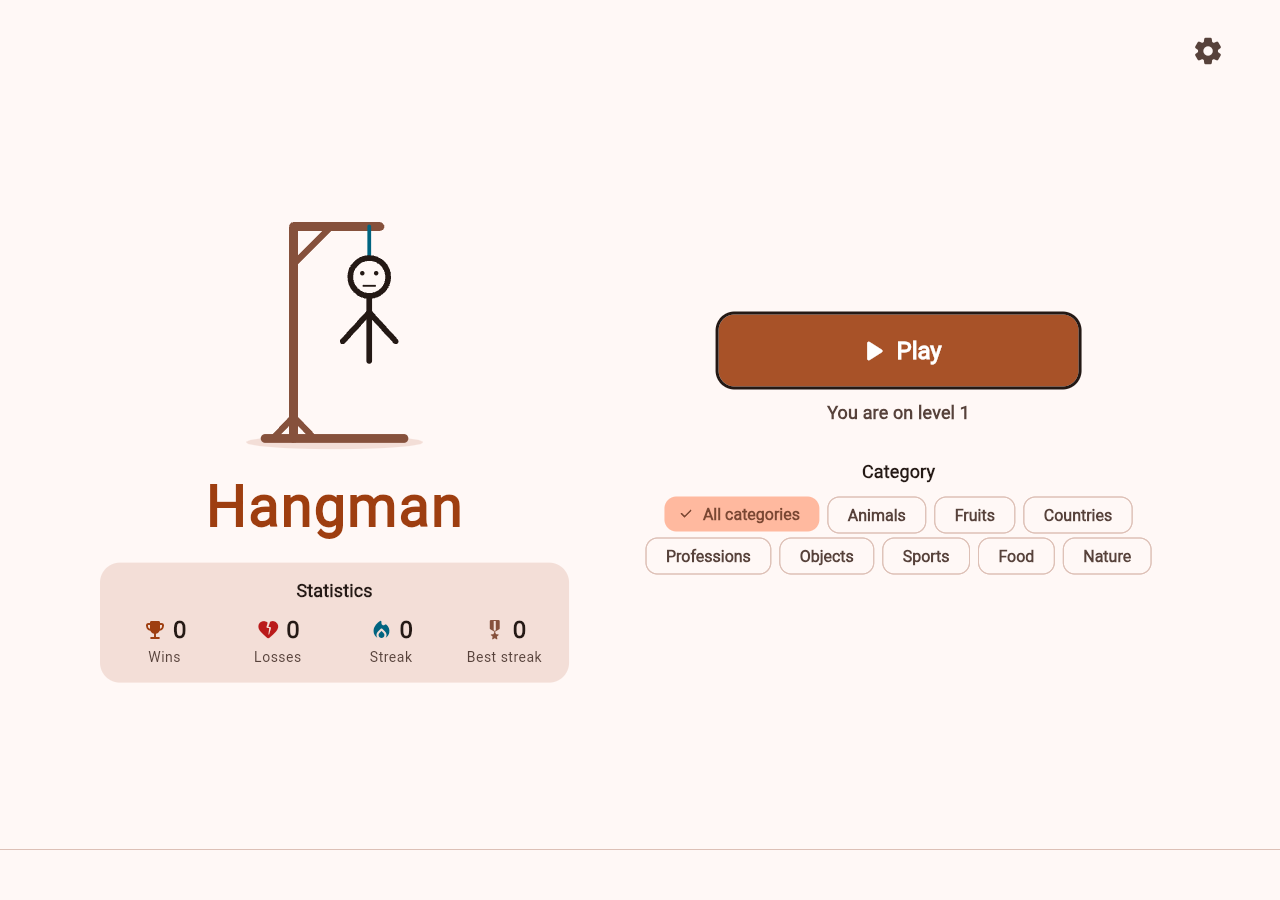
<file: forca/index.html>
<!DOCTYPE html>
<html lang="pt-BR">
<head>
  <!--
    If you are serving your web app in a path other than the root, change the
    href value below to reflect the base path you are serving from.

    The path provided below has to start and end with a slash "/" in order for
    it to work correctly.

    For more details:
    * https://developer.mozilla.org/en-US/docs/Web/HTML/Element/base

    This is a placeholder for base href that will be replaced by the value of
    the `--base-href` argument provided to `flutter build`.
  -->
  <base href="/forca/">

  <meta charset="UTF-8">
  <meta content="IE=Edge" http-equiv="X-UA-Compatible">
  <meta name="description" content="Forca, o jogo da forca em português e inglês, com níveis e dicas.">

  <!-- iOS meta tags & icons -->
  <meta name="mobile-web-app-capable" content="yes">
  <meta name="apple-mobile-web-app-status-bar-style" content="black">
  <meta name="apple-mobile-web-app-title" content="Forca">
  <link rel="apple-touch-icon" href="icons/Icon-192.png">

  <!-- Favicon -->
  <link rel="icon" type="image/png" href="favicon.png"/>

  <title>Forca</title>
  <link rel="manifest" href="manifest.json">

  <!--
    The size of each AdSense banner (AdSenseAds.sizes). AdSense takes the
    exact size of a unit from a class in a style block of the page, not
    from an external stylesheet.
  -->
  <style>
    .forca-ad-320x50 { width: 320px; height: 50px; }
    .forca-ad-300x50 { width: 300px; height: 50px; }
  </style>
  <meta name="google-adsense-account" content="ca-pub-9574134424764101">
</head>
<body>
  <!--
    You can customize the "flutter_bootstrap.js" script.
    This is useful to provide a custom configuration to the Flutter loader
    or to give the user feedback during the initialization process.

    For more details:
    * https://docs.flutter.dev/platform-integration/web/initialization
  -->
  <script src="flutter_bootstrap.js" async></script>
</body>
</html>
</file>
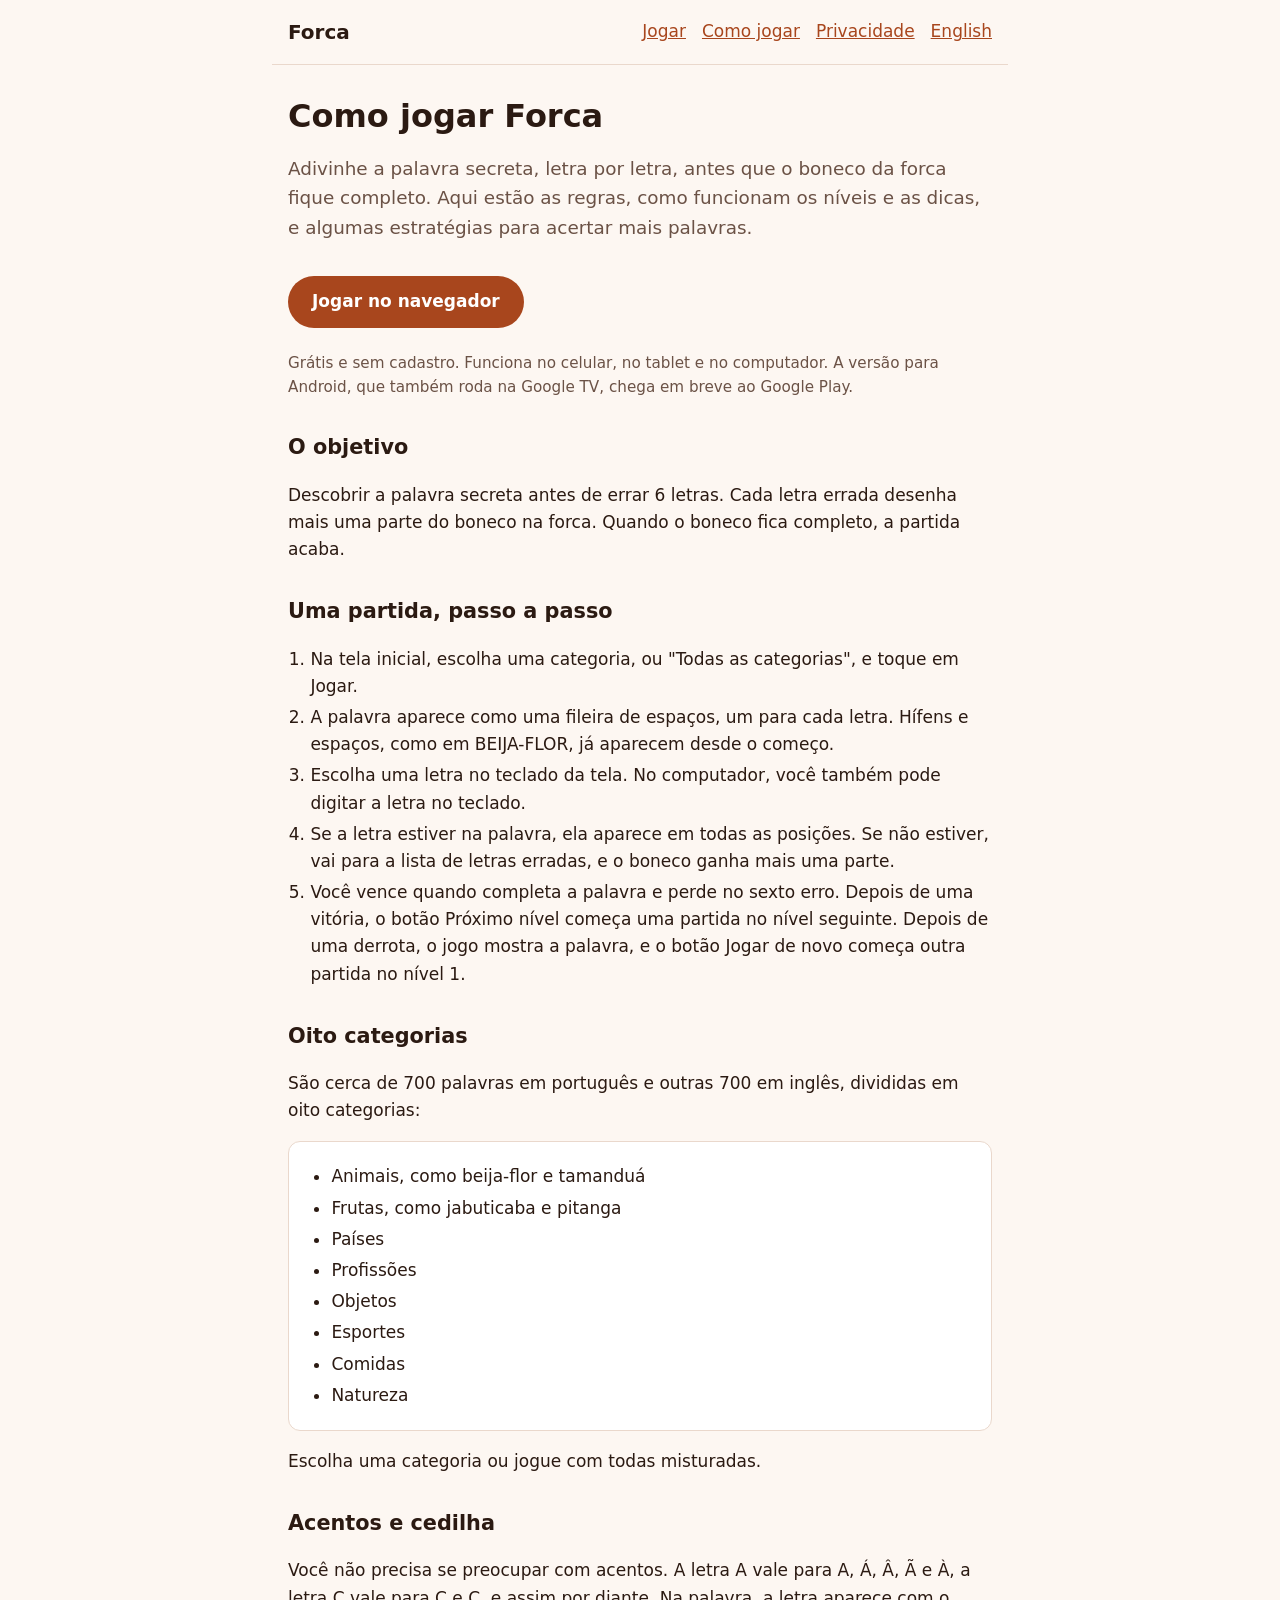
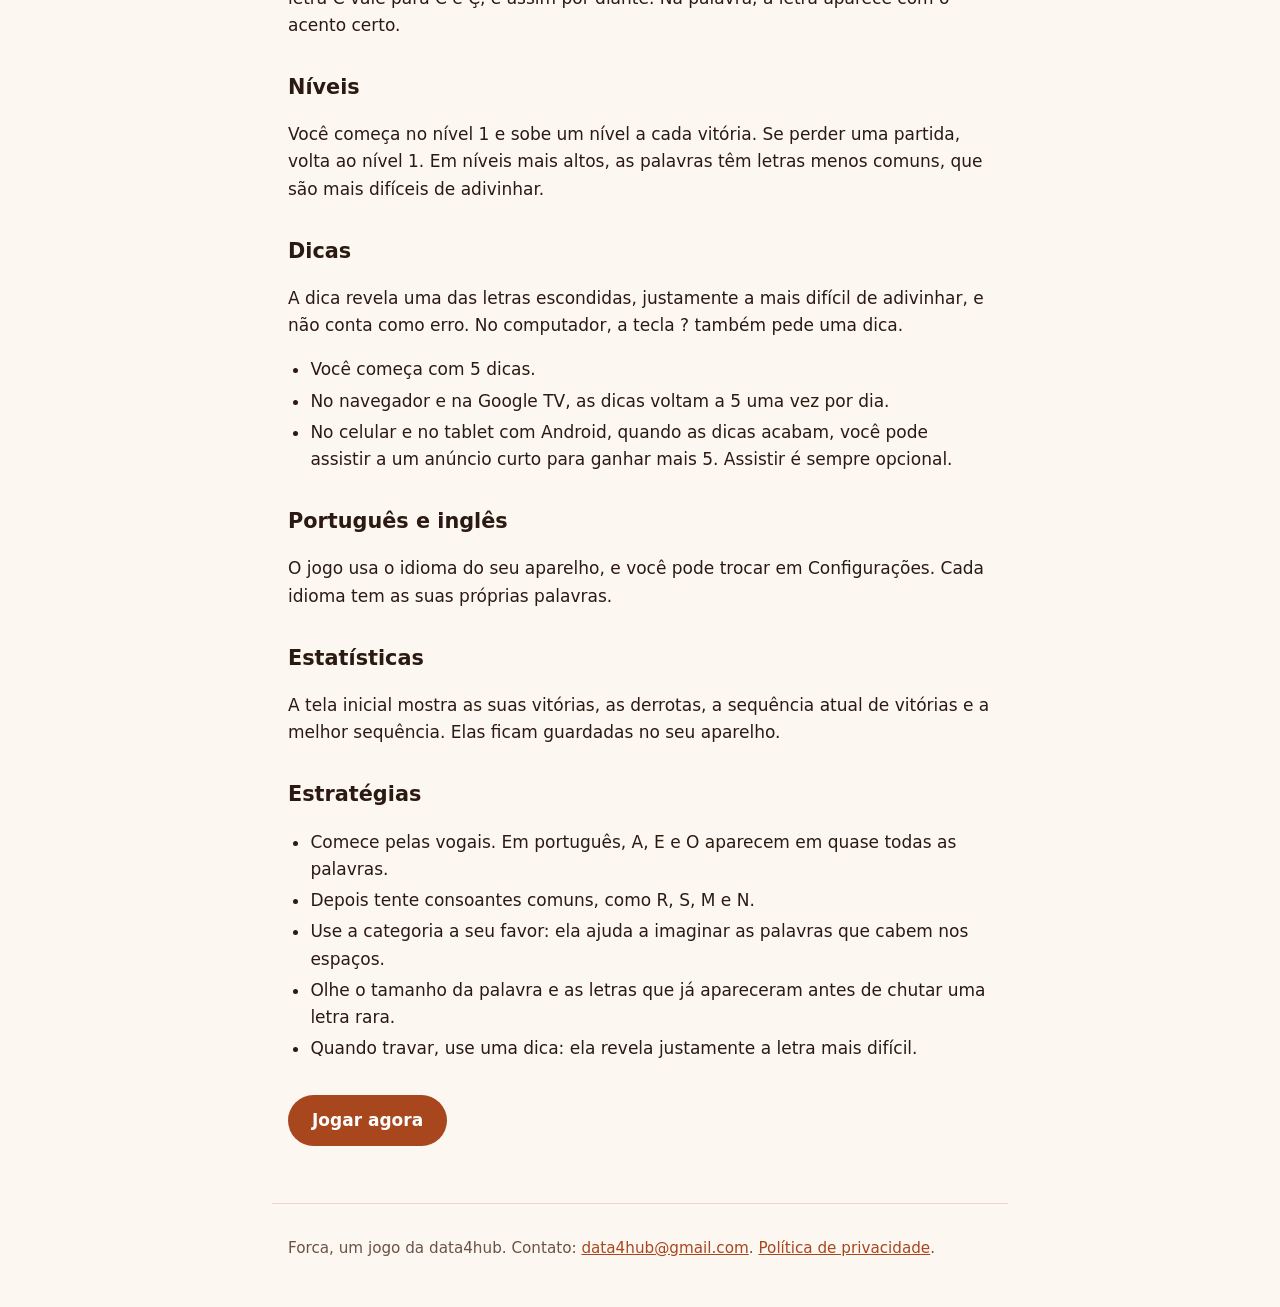
<file: forca/como-jogar/index.html>
<!doctype html>
<html lang="pt-BR">
<head>
  <meta charset="utf-8">
  <meta name="viewport" content="width=device-width, initial-scale=1">
  <title>Como jogar Forca: regras, níveis e dicas</title>
  <meta name="description" content="Forca é o jogo da forca em português e inglês, com níveis e dicas. As regras, as categorias e estratégias para acertar mais palavras. Jogue grátis no navegador, sem cadastro.">
  <link rel="canonical" href="https://data4hub.github.io/forca/como-jogar/">
  <link rel="alternate" hreflang="pt-BR" href="https://data4hub.github.io/forca/como-jogar/">
  <link rel="alternate" hreflang="en" href="https://data4hub.github.io/forca/en/how-to-play/">
  <link rel="icon" type="image/png" href="/forca/favicon.png">
  <link rel="stylesheet" href="/forca/style.css">
  <meta name="google-adsense-account" content="ca-pub-9574134424764101">
</head>
<body>
  <header>
    <a class="brand" href="/forca/">Forca</a>
    <nav>
      <a href="/forca/">Jogar</a>
      <a href="/forca/como-jogar/" aria-current="page">Como jogar</a>
      <a href="/forca/privacidade/">Privacidade</a>
      <a href="/forca/en/how-to-play/" hreflang="en" lang="en">English</a>
    </nav>
  </header>
  <main>
    <h1>Como jogar Forca</h1>
    <p class="lead">Adivinhe a palavra secreta, letra por letra, antes que o boneco da forca fique completo. Aqui estão as regras, como funcionam os níveis e as dicas, e algumas estratégias para acertar mais palavras.</p>
    <a class="play" href="/forca/">Jogar no navegador</a>
    <p class="note">Grátis e sem cadastro. Funciona no celular, no tablet e no computador. A versão para Android, que também roda na Google TV, chega em breve ao Google Play.</p>

    <h2>O objetivo</h2>
    <p>Descobrir a palavra secreta antes de errar 6 letras. Cada letra errada desenha mais uma parte do boneco na forca. Quando o boneco fica completo, a partida acaba.</p>

    <h2>Uma partida, passo a passo</h2>
    <ol>
      <li>Na tela inicial, escolha uma categoria, ou "Todas as categorias", e toque em Jogar.</li>
      <li>A palavra aparece como uma fileira de espaços, um para cada letra. Hífens e espaços, como em BEIJA-FLOR, já aparecem desde o começo.</li>
      <li>Escolha uma letra no teclado da tela. No computador, você também pode digitar a letra no teclado.</li>
      <li>Se a letra estiver na palavra, ela aparece em todas as posições. Se não estiver, vai para a lista de letras erradas, e o boneco ganha mais uma parte.</li>
      <li>Você vence quando completa a palavra e perde no sexto erro. Depois de uma vitória, o botão Próximo nível começa uma partida no nível seguinte. Depois de uma derrota, o jogo mostra a palavra, e o botão Jogar de novo começa outra partida no nível 1.</li>
    </ol>

    <h2>Oito categorias</h2>
    <p>São cerca de 700 palavras em português e outras 700 em inglês, divididas em oito categorias:</p>
    <div class="card">
      <ul>
        <li>Animais, como beija-flor e tamanduá</li>
        <li>Frutas, como jabuticaba e pitanga</li>
        <li>Países</li>
        <li>Profissões</li>
        <li>Objetos</li>
        <li>Esportes</li>
        <li>Comidas</li>
        <li>Natureza</li>
      </ul>
    </div>
    <p>Escolha uma categoria ou jogue com todas misturadas.</p>

    <h2>Acentos e cedilha</h2>
    <p>Você não precisa se preocupar com acentos. A letra A vale para A, Á, Â, Ã e À, a letra C vale para C e Ç, e assim por diante. Na palavra, a letra aparece com o acento certo.</p>

    <h2>Níveis</h2>
    <p>Você começa no nível 1 e sobe um nível a cada vitória. Se perder uma partida, volta ao nível 1. Em níveis mais altos, as palavras têm letras menos comuns, que são mais difíceis de adivinhar.</p>

    <h2>Dicas</h2>
    <p>A dica revela uma das letras escondidas, justamente a mais difícil de adivinhar, e não conta como erro. No computador, a tecla ? também pede uma dica.</p>
    <ul>
      <li>Você começa com 5 dicas.</li>
      <li>No navegador e na Google TV, as dicas voltam a 5 uma vez por dia.</li>
      <li>No celular e no tablet com Android, quando as dicas acabam, você pode assistir a um anúncio curto para ganhar mais 5. Assistir é sempre opcional.</li>
    </ul>

    <h2>Português e inglês</h2>
    <p>O jogo usa o idioma do seu aparelho, e você pode trocar em Configurações. Cada idioma tem as suas próprias palavras.</p>

    <h2>Estatísticas</h2>
    <p>A tela inicial mostra as suas vitórias, as derrotas, a sequência atual de vitórias e a melhor sequência. Elas ficam guardadas no seu aparelho.</p>

    <h2>Estratégias</h2>
    <ul>
      <li>Comece pelas vogais. Em português, A, E e O aparecem em quase todas as palavras.</li>
      <li>Depois tente consoantes comuns, como R, S, M e N.</li>
      <li>Use a categoria a seu favor: ela ajuda a imaginar as palavras que cabem nos espaços.</li>
      <li>Olhe o tamanho da palavra e as letras que já apareceram antes de chutar uma letra rara.</li>
      <li>Quando travar, use uma dica: ela revela justamente a letra mais difícil.</li>
    </ul>

    <p><a class="play" href="/forca/">Jogar agora</a></p>
  </main>
  <footer>
    <p>Forca, um jogo da data4hub. Contato: <a href="mailto:data4hub@gmail.com">data4hub@gmail.com</a>. <a href="/forca/privacidade/">Política de privacidade</a>.</p>
  </footer>
</body>
</html>
</file>
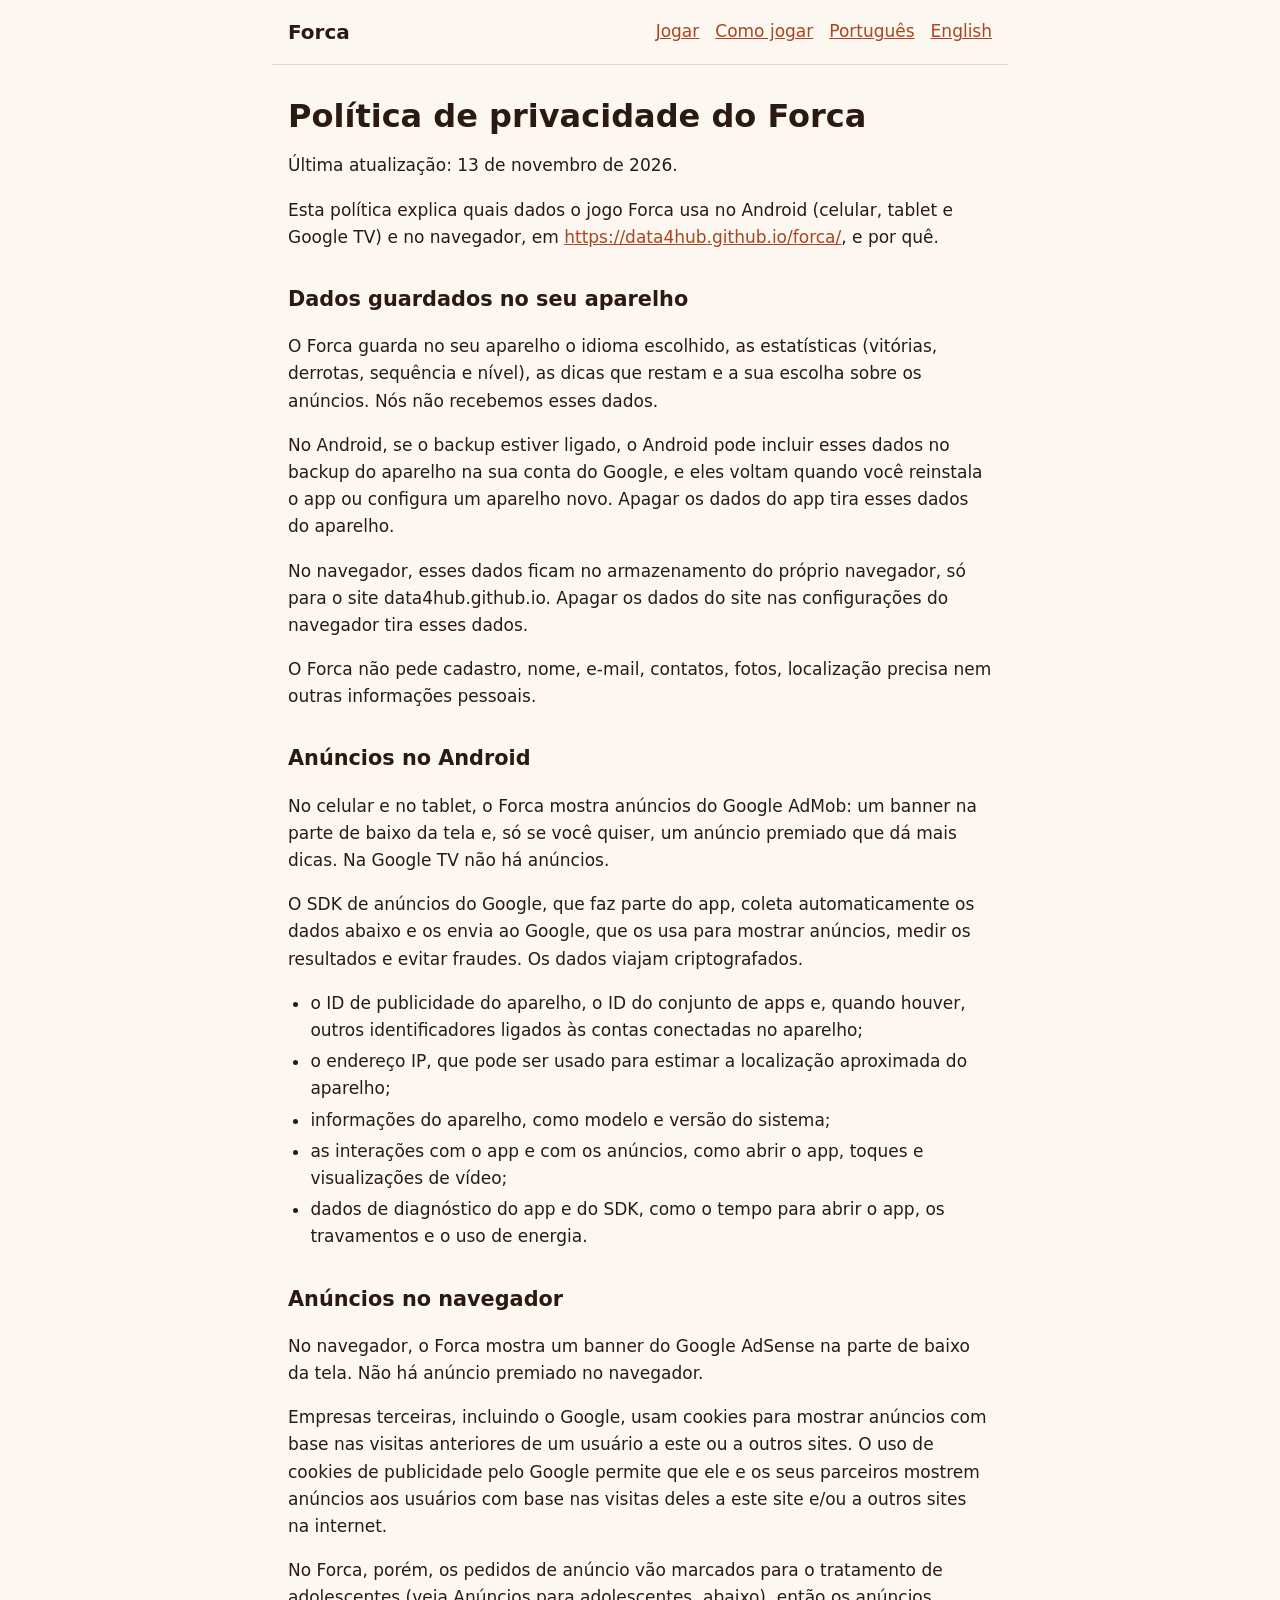
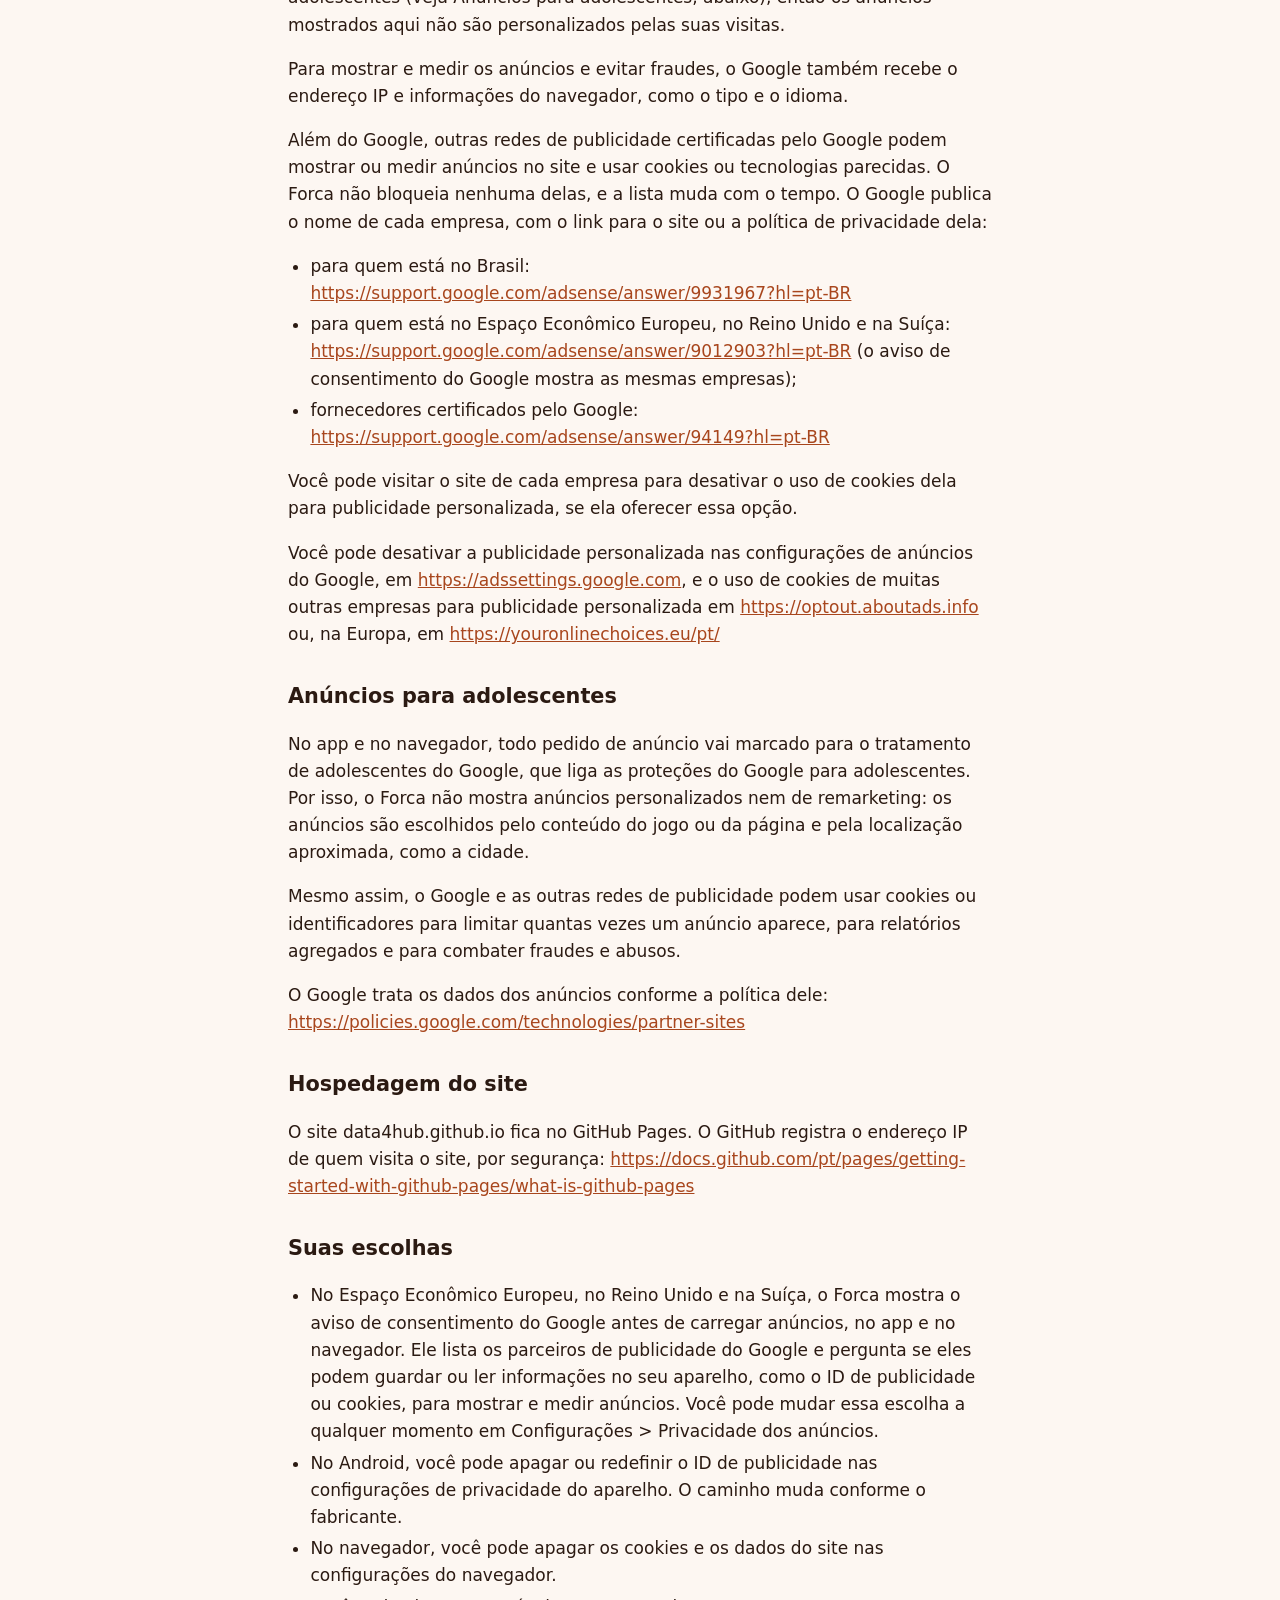
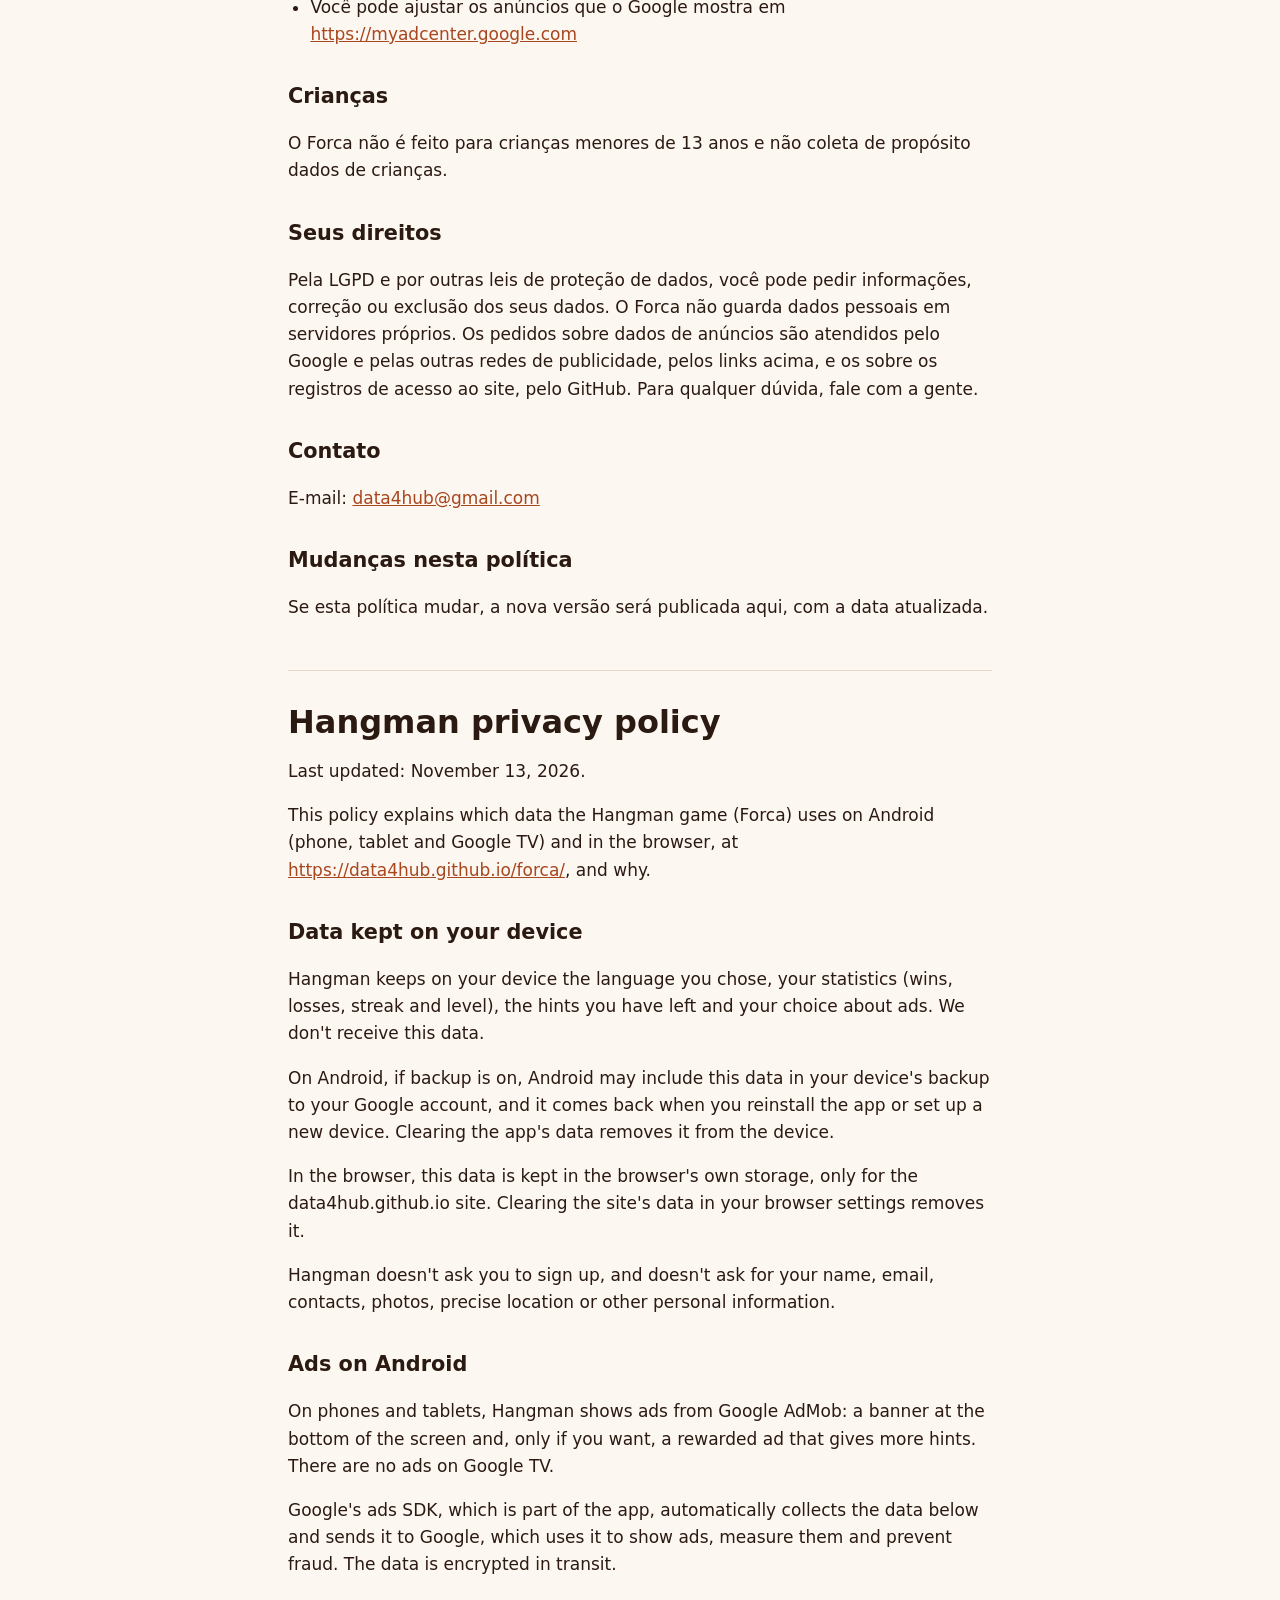
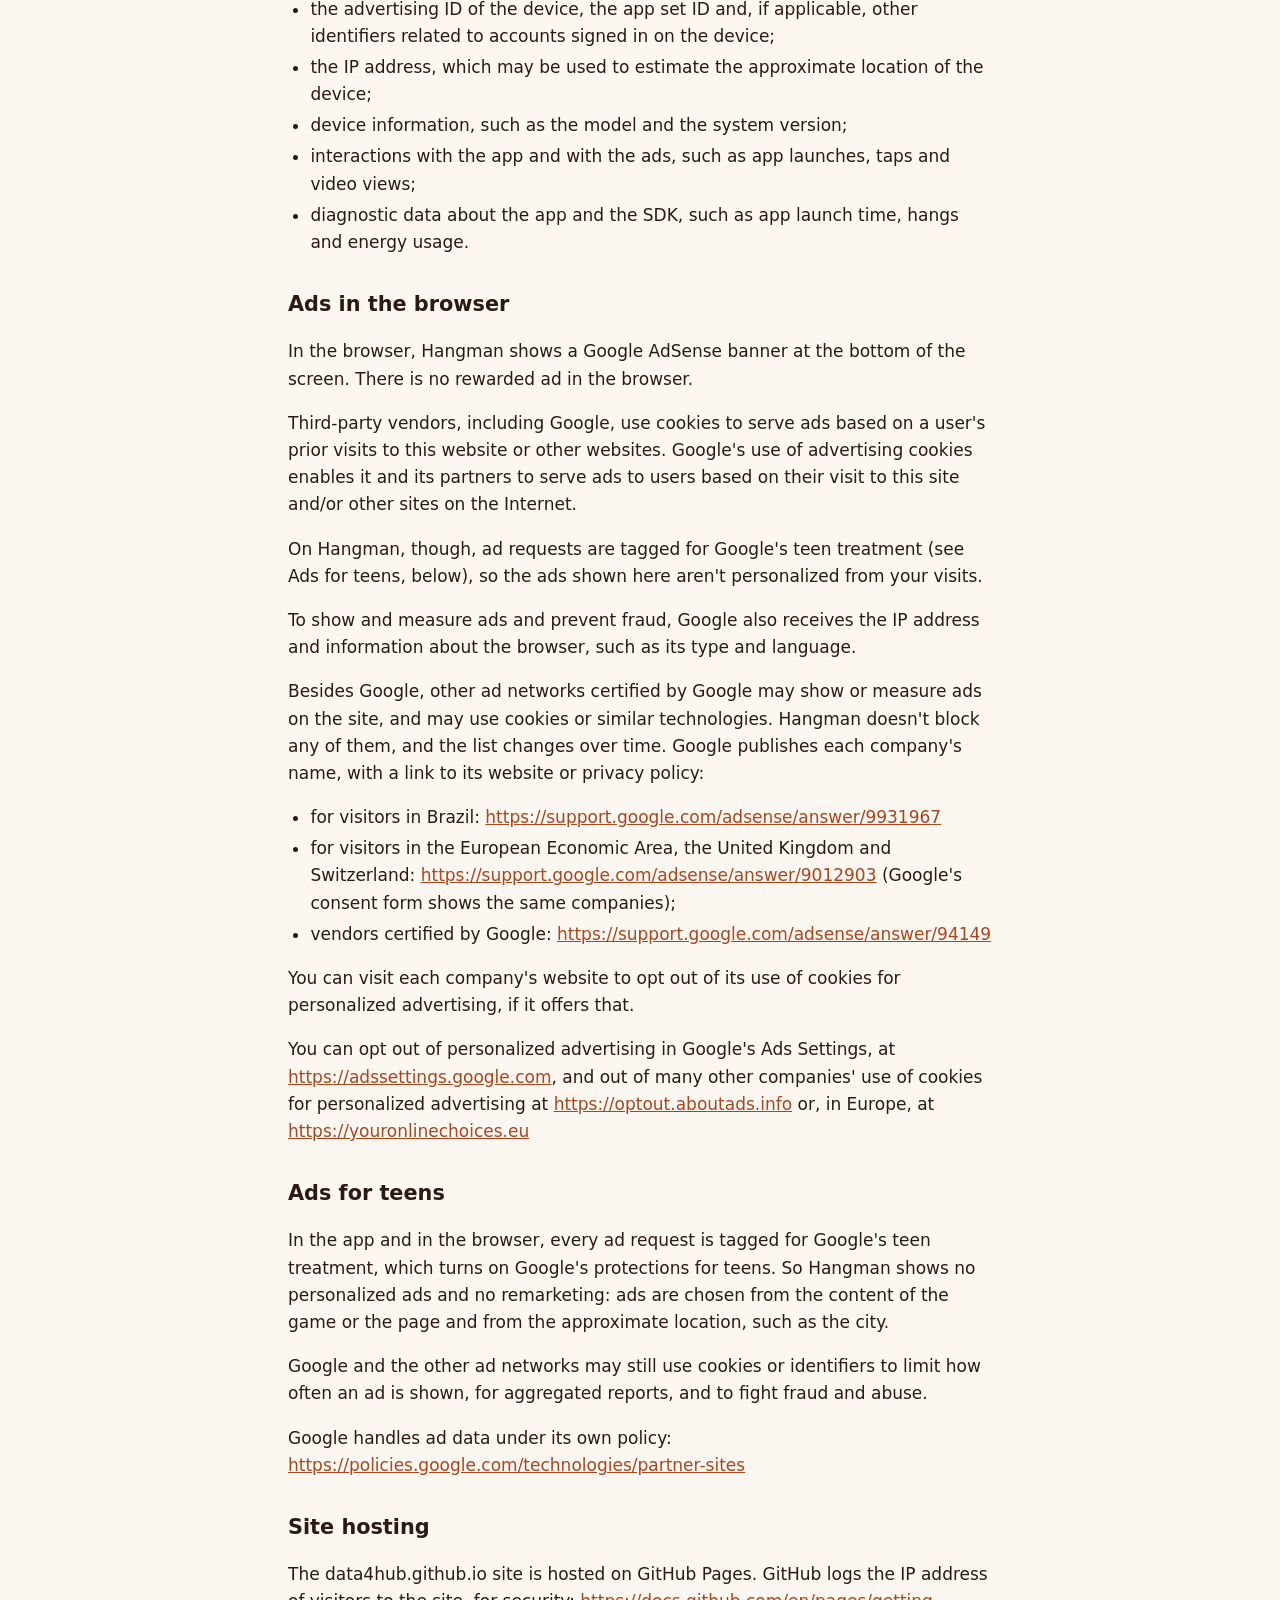
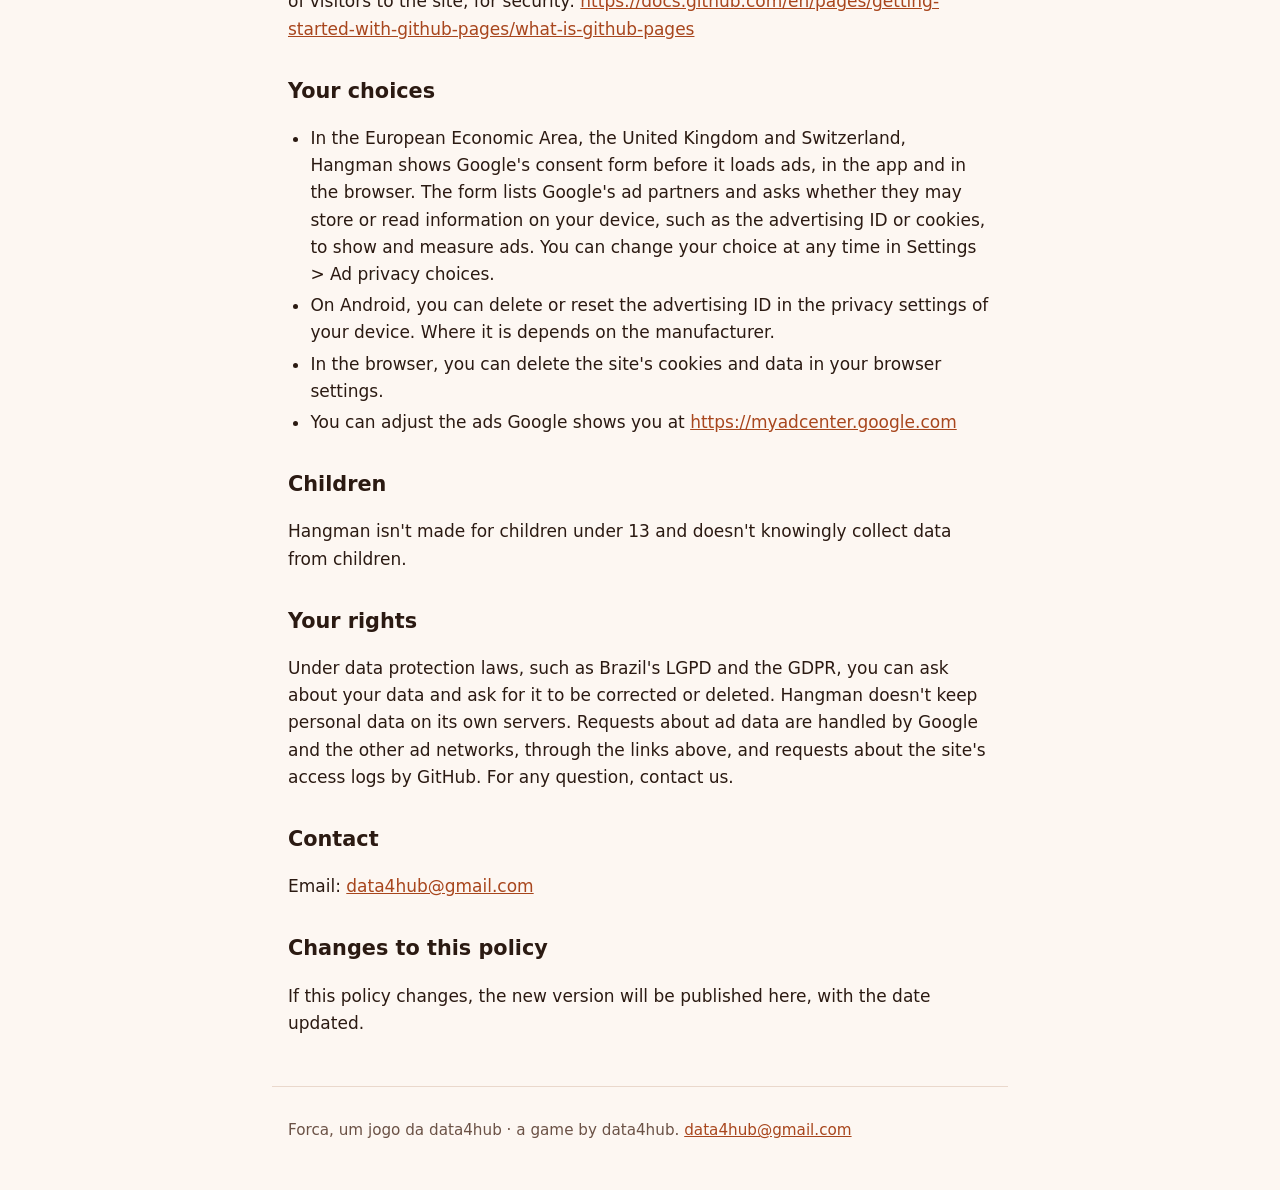
<file: forca/privacidade/index.html>
<!doctype html>
<html lang="pt-BR">
<head>
  <meta charset="utf-8">
  <meta name="viewport" content="width=device-width, initial-scale=1">
  <title>Política de privacidade do Forca / Forca privacy policy</title>
  <meta name="description" content="Quais dados o jogo Forca usa no Android e na web, e por quê. What data the Forca game uses on Android and on the web, and why.">
  <link rel="canonical" href="https://data4hub.github.io/forca/privacidade/">
  <link rel="icon" type="image/png" href="/forca/favicon.png">
  <link rel="stylesheet" href="/forca/style.css">
  <meta name="google-adsense-account" content="ca-pub-9574134424764101">
</head>
<body>
  <header>
    <a class="brand" href="/forca/">Forca</a>
    <nav>
      <a href="/forca/">Jogar</a>
      <a href="/forca/como-jogar/">Como jogar</a>
      <a href="#pt" hreflang="pt-BR">Português</a>
      <a href="#en" hreflang="en" lang="en">English</a>
    </nav>
  </header>
  <main>
    <!-- The builder fills each section from assets/privacy/, the same text the app shows. -->
    <section class="policy" id="pt" lang="pt-BR">
<h1>Política de privacidade do Forca</h1>
<p>Última atualização: 13 de novembro de 2026.</p>
<p>Esta política explica quais dados o jogo Forca usa no Android (celular, tablet e Google TV) e no navegador, em <a href="https://data4hub.github.io/forca/">https://data4hub.github.io/forca/</a>, e por quê.</p>
<h2>Dados guardados no seu aparelho</h2>
<p>O Forca guarda no seu aparelho o idioma escolhido, as estatísticas (vitórias, derrotas, sequência e nível), as dicas que restam e a sua escolha sobre os anúncios. Nós não recebemos esses dados.</p>
<p>No Android, se o backup estiver ligado, o Android pode incluir esses dados no backup do aparelho na sua conta do Google, e eles voltam quando você reinstala o app ou configura um aparelho novo. Apagar os dados do app tira esses dados do aparelho.</p>
<p>No navegador, esses dados ficam no armazenamento do próprio navegador, só para o site data4hub.github.io. Apagar os dados do site nas configurações do navegador tira esses dados.</p>
<p>O Forca não pede cadastro, nome, e-mail, contatos, fotos, localização precisa nem outras informações pessoais.</p>
<h2>Anúncios no Android</h2>
<p>No celular e no tablet, o Forca mostra anúncios do Google AdMob: um banner na parte de baixo da tela e, só se você quiser, um anúncio premiado que dá mais dicas. Na Google TV não há anúncios.</p>
<p>O SDK de anúncios do Google, que faz parte do app, coleta automaticamente os dados abaixo e os envia ao Google, que os usa para mostrar anúncios, medir os resultados e evitar fraudes. Os dados viajam criptografados.</p>
<ul>
<li>o ID de publicidade do aparelho, o ID do conjunto de apps e, quando houver, outros identificadores ligados às contas conectadas no aparelho;</li>
<li>o endereço IP, que pode ser usado para estimar a localização aproximada do aparelho;</li>
<li>informações do aparelho, como modelo e versão do sistema;</li>
<li>as interações com o app e com os anúncios, como abrir o app, toques e visualizações de vídeo;</li>
<li>dados de diagnóstico do app e do SDK, como o tempo para abrir o app, os travamentos e o uso de energia.</li>
</ul>
<h2>Anúncios no navegador</h2>
<p>No navegador, o Forca mostra um banner do Google AdSense na parte de baixo da tela. Não há anúncio premiado no navegador.</p>
<p>Empresas terceiras, incluindo o Google, usam cookies para mostrar anúncios com base nas visitas anteriores de um usuário a este ou a outros sites. O uso de cookies de publicidade pelo Google permite que ele e os seus parceiros mostrem anúncios aos usuários com base nas visitas deles a este site e/ou a outros sites na internet.</p>
<p>No Forca, porém, os pedidos de anúncio vão marcados para o tratamento de adolescentes (veja Anúncios para adolescentes, abaixo), então os anúncios mostrados aqui não são personalizados pelas suas visitas.</p>
<p>Para mostrar e medir os anúncios e evitar fraudes, o Google também recebe o endereço IP e informações do navegador, como o tipo e o idioma.</p>
<p>Além do Google, outras redes de publicidade certificadas pelo Google podem mostrar ou medir anúncios no site e usar cookies ou tecnologias parecidas. O Forca não bloqueia nenhuma delas, e a lista muda com o tempo. O Google publica o nome de cada empresa, com o link para o site ou a política de privacidade dela:</p>
<ul>
<li>para quem está no Brasil: <a href="https://support.google.com/adsense/answer/9931967?hl=pt-BR">https://support.google.com/adsense/answer/9931967?hl=pt-BR</a></li>
<li>para quem está no Espaço Econômico Europeu, no Reino Unido e na Suíça: <a href="https://support.google.com/adsense/answer/9012903?hl=pt-BR">https://support.google.com/adsense/answer/9012903?hl=pt-BR</a> (o aviso de consentimento do Google mostra as mesmas empresas);</li>
<li>fornecedores certificados pelo Google: <a href="https://support.google.com/adsense/answer/94149?hl=pt-BR">https://support.google.com/adsense/answer/94149?hl=pt-BR</a></li>
</ul>
<p>Você pode visitar o site de cada empresa para desativar o uso de cookies dela para publicidade personalizada, se ela oferecer essa opção.</p>
<p>Você pode desativar a publicidade personalizada nas configurações de anúncios do Google, em <a href="https://adssettings.google.com">https://adssettings.google.com</a>, e o uso de cookies de muitas outras empresas para publicidade personalizada em <a href="https://optout.aboutads.info">https://optout.aboutads.info</a> ou, na Europa, em <a href="https://youronlinechoices.eu/pt/">https://youronlinechoices.eu/pt/</a></p>
<h2>Anúncios para adolescentes</h2>
<p>No app e no navegador, todo pedido de anúncio vai marcado para o tratamento de adolescentes do Google, que liga as proteções do Google para adolescentes. Por isso, o Forca não mostra anúncios personalizados nem de remarketing: os anúncios são escolhidos pelo conteúdo do jogo ou da página e pela localização aproximada, como a cidade.</p>
<p>Mesmo assim, o Google e as outras redes de publicidade podem usar cookies ou identificadores para limitar quantas vezes um anúncio aparece, para relatórios agregados e para combater fraudes e abusos.</p>
<p>O Google trata os dados dos anúncios conforme a política dele: <a href="https://policies.google.com/technologies/partner-sites">https://policies.google.com/technologies/partner-sites</a></p>
<h2>Hospedagem do site</h2>
<p>O site data4hub.github.io fica no GitHub Pages. O GitHub registra o endereço IP de quem visita o site, por segurança: <a href="https://docs.github.com/pt/pages/getting-started-with-github-pages/what-is-github-pages">https://docs.github.com/pt/pages/getting-started-with-github-pages/what-is-github-pages</a></p>
<h2>Suas escolhas</h2>
<ul>
<li>No Espaço Econômico Europeu, no Reino Unido e na Suíça, o Forca mostra o aviso de consentimento do Google antes de carregar anúncios, no app e no navegador. Ele lista os parceiros de publicidade do Google e pergunta se eles podem guardar ou ler informações no seu aparelho, como o ID de publicidade ou cookies, para mostrar e medir anúncios. Você pode mudar essa escolha a qualquer momento em Configurações &gt; Privacidade dos anúncios.</li>
<li>No Android, você pode apagar ou redefinir o ID de publicidade nas configurações de privacidade do aparelho. O caminho muda conforme o fabricante.</li>
<li>No navegador, você pode apagar os cookies e os dados do site nas configurações do navegador.</li>
<li>Você pode ajustar os anúncios que o Google mostra em <a href="https://myadcenter.google.com">https://myadcenter.google.com</a></li>
</ul>
<h2>Crianças</h2>
<p>O Forca não é feito para crianças menores de 13 anos e não coleta de propósito dados de crianças.</p>
<h2>Seus direitos</h2>
<p>Pela LGPD e por outras leis de proteção de dados, você pode pedir informações, correção ou exclusão dos seus dados. O Forca não guarda dados pessoais em servidores próprios. Os pedidos sobre dados de anúncios são atendidos pelo Google e pelas outras redes de publicidade, pelos links acima, e os sobre os registros de acesso ao site, pelo GitHub. Para qualquer dúvida, fale com a gente.</p>
<h2>Contato</h2>
<p>E-mail: <a href="mailto:data4hub@gmail.com">data4hub@gmail.com</a></p>
<h2>Mudanças nesta política</h2>
<p>Se esta política mudar, a nova versão será publicada aqui, com a data atualizada.</p>

    </section>
    <section class="policy" id="en" lang="en">
<h1>Hangman privacy policy</h1>
<p>Last updated: November 13, 2026.</p>
<p>This policy explains which data the Hangman game (Forca) uses on Android (phone, tablet and Google TV) and in the browser, at <a href="https://data4hub.github.io/forca/">https://data4hub.github.io/forca/</a>, and why.</p>
<h2>Data kept on your device</h2>
<p>Hangman keeps on your device the language you chose, your statistics (wins, losses, streak and level), the hints you have left and your choice about ads. We don't receive this data.</p>
<p>On Android, if backup is on, Android may include this data in your device's backup to your Google account, and it comes back when you reinstall the app or set up a new device. Clearing the app's data removes it from the device.</p>
<p>In the browser, this data is kept in the browser's own storage, only for the data4hub.github.io site. Clearing the site's data in your browser settings removes it.</p>
<p>Hangman doesn't ask you to sign up, and doesn't ask for your name, email, contacts, photos, precise location or other personal information.</p>
<h2>Ads on Android</h2>
<p>On phones and tablets, Hangman shows ads from Google AdMob: a banner at the bottom of the screen and, only if you want, a rewarded ad that gives more hints. There are no ads on Google TV.</p>
<p>Google's ads SDK, which is part of the app, automatically collects the data below and sends it to Google, which uses it to show ads, measure them and prevent fraud. The data is encrypted in transit.</p>
<ul>
<li>the advertising ID of the device, the app set ID and, if applicable, other identifiers related to accounts signed in on the device;</li>
<li>the IP address, which may be used to estimate the approximate location of the device;</li>
<li>device information, such as the model and the system version;</li>
<li>interactions with the app and with the ads, such as app launches, taps and video views;</li>
<li>diagnostic data about the app and the SDK, such as app launch time, hangs and energy usage.</li>
</ul>
<h2>Ads in the browser</h2>
<p>In the browser, Hangman shows a Google AdSense banner at the bottom of the screen. There is no rewarded ad in the browser.</p>
<p>Third-party vendors, including Google, use cookies to serve ads based on a user's prior visits to this website or other websites. Google's use of advertising cookies enables it and its partners to serve ads to users based on their visit to this site and/or other sites on the Internet.</p>
<p>On Hangman, though, ad requests are tagged for Google's teen treatment (see Ads for teens, below), so the ads shown here aren't personalized from your visits.</p>
<p>To show and measure ads and prevent fraud, Google also receives the IP address and information about the browser, such as its type and language.</p>
<p>Besides Google, other ad networks certified by Google may show or measure ads on the site, and may use cookies or similar technologies. Hangman doesn't block any of them, and the list changes over time. Google publishes each company's name, with a link to its website or privacy policy:</p>
<ul>
<li>for visitors in Brazil: <a href="https://support.google.com/adsense/answer/9931967">https://support.google.com/adsense/answer/9931967</a></li>
<li>for visitors in the European Economic Area, the United Kingdom and Switzerland: <a href="https://support.google.com/adsense/answer/9012903">https://support.google.com/adsense/answer/9012903</a> (Google's consent form shows the same companies);</li>
<li>vendors certified by Google: <a href="https://support.google.com/adsense/answer/94149">https://support.google.com/adsense/answer/94149</a></li>
</ul>
<p>You can visit each company's website to opt out of its use of cookies for personalized advertising, if it offers that.</p>
<p>You can opt out of personalized advertising in Google's Ads Settings, at <a href="https://adssettings.google.com">https://adssettings.google.com</a>, and out of many other companies' use of cookies for personalized advertising at <a href="https://optout.aboutads.info">https://optout.aboutads.info</a> or, in Europe, at <a href="https://youronlinechoices.eu">https://youronlinechoices.eu</a></p>
<h2>Ads for teens</h2>
<p>In the app and in the browser, every ad request is tagged for Google's teen treatment, which turns on Google's protections for teens. So Hangman shows no personalized ads and no remarketing: ads are chosen from the content of the game or the page and from the approximate location, such as the city.</p>
<p>Google and the other ad networks may still use cookies or identifiers to limit how often an ad is shown, for aggregated reports, and to fight fraud and abuse.</p>
<p>Google handles ad data under its own policy: <a href="https://policies.google.com/technologies/partner-sites">https://policies.google.com/technologies/partner-sites</a></p>
<h2>Site hosting</h2>
<p>The data4hub.github.io site is hosted on GitHub Pages. GitHub logs the IP address of visitors to the site, for security: <a href="https://docs.github.com/en/pages/getting-started-with-github-pages/what-is-github-pages">https://docs.github.com/en/pages/getting-started-with-github-pages/what-is-github-pages</a></p>
<h2>Your choices</h2>
<ul>
<li>In the European Economic Area, the United Kingdom and Switzerland, Hangman shows Google's consent form before it loads ads, in the app and in the browser. The form lists Google's ad partners and asks whether they may store or read information on your device, such as the advertising ID or cookies, to show and measure ads. You can change your choice at any time in Settings &gt; Ad privacy choices.</li>
<li>On Android, you can delete or reset the advertising ID in the privacy settings of your device. Where it is depends on the manufacturer.</li>
<li>In the browser, you can delete the site's cookies and data in your browser settings.</li>
<li>You can adjust the ads Google shows you at <a href="https://myadcenter.google.com">https://myadcenter.google.com</a></li>
</ul>
<h2>Children</h2>
<p>Hangman isn't made for children under 13 and doesn't knowingly collect data from children.</p>
<h2>Your rights</h2>
<p>Under data protection laws, such as Brazil's LGPD and the GDPR, you can ask about your data and ask for it to be corrected or deleted. Hangman doesn't keep personal data on its own servers. Requests about ad data are handled by Google and the other ad networks, through the links above, and requests about the site's access logs by GitHub. For any question, contact us.</p>
<h2>Contact</h2>
<p>Email: <a href="mailto:data4hub@gmail.com">data4hub@gmail.com</a></p>
<h2>Changes to this policy</h2>
<p>If this policy changes, the new version will be published here, with the date updated.</p>

    </section>
  </main>
  <footer>
    <p>Forca, um jogo da data4hub · a game by data4hub. <a href="mailto:data4hub@gmail.com">data4hub@gmail.com</a></p>
  </footer>
</body>
</html>
</file>
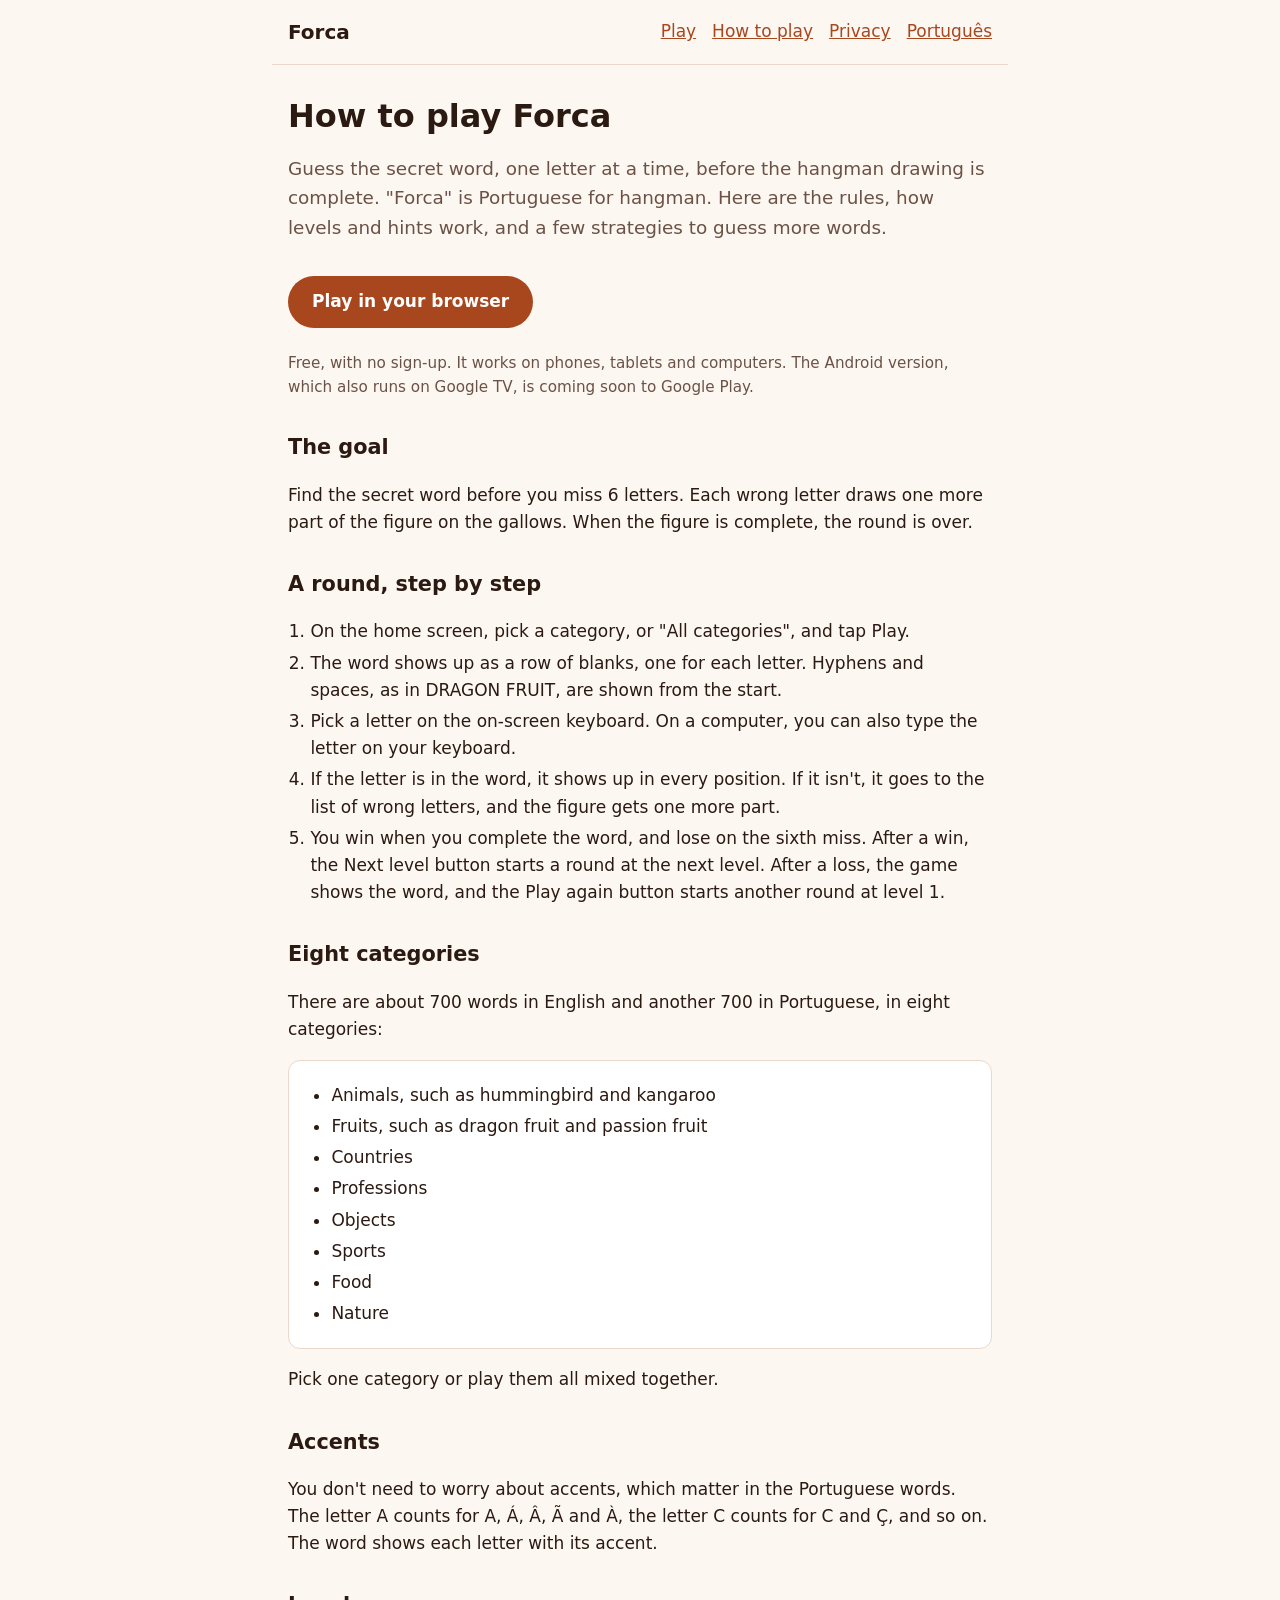
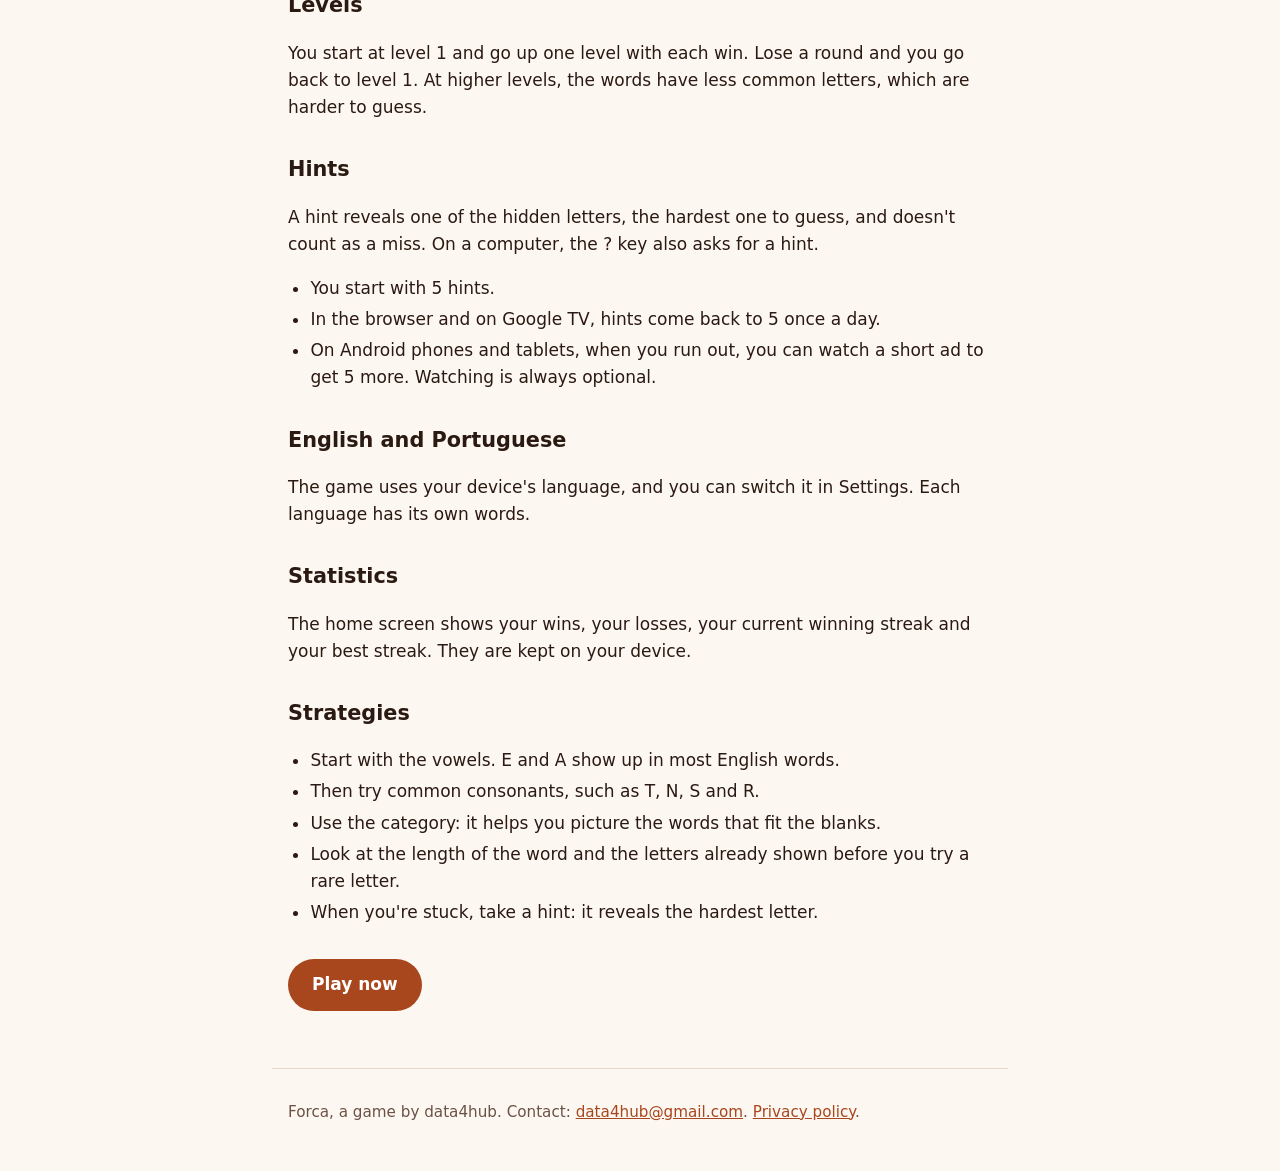
<file: forca/en/how-to-play/index.html>
<!doctype html>
<html lang="en">
<head>
  <meta charset="utf-8">
  <meta name="viewport" content="width=device-width, initial-scale=1">
  <title>How to play Forca: rules, levels and hints</title>
  <meta name="description" content="Forca is hangman in English and Portuguese, with levels and hints. The rules, the categories and strategies to guess more words. Play free in your browser, no sign-up.">
  <link rel="canonical" href="https://data4hub.github.io/forca/en/how-to-play/">
  <link rel="alternate" hreflang="pt-BR" href="https://data4hub.github.io/forca/como-jogar/">
  <link rel="alternate" hreflang="en" href="https://data4hub.github.io/forca/en/how-to-play/">
  <link rel="icon" type="image/png" href="/forca/favicon.png">
  <link rel="stylesheet" href="/forca/style.css">
  <meta name="google-adsense-account" content="ca-pub-9574134424764101">
</head>
<body>
  <header>
    <a class="brand" href="/forca/">Forca</a>
    <nav>
      <a href="/forca/">Play</a>
      <a href="/forca/en/how-to-play/" aria-current="page">How to play</a>
      <a href="/forca/privacidade/#en">Privacy</a>
      <a href="/forca/como-jogar/" hreflang="pt-BR" lang="pt-BR">Português</a>
    </nav>
  </header>
  <main>
    <h1>How to play Forca</h1>
    <p class="lead">Guess the secret word, one letter at a time, before the hangman drawing is complete. "Forca" is Portuguese for hangman. Here are the rules, how levels and hints work, and a few strategies to guess more words.</p>
    <a class="play" href="/forca/">Play in your browser</a>
    <p class="note">Free, with no sign-up. It works on phones, tablets and computers. The Android version, which also runs on Google TV, is coming soon to Google Play.</p>

    <h2>The goal</h2>
    <p>Find the secret word before you miss 6 letters. Each wrong letter draws one more part of the figure on the gallows. When the figure is complete, the round is over.</p>

    <h2>A round, step by step</h2>
    <ol>
      <li>On the home screen, pick a category, or "All categories", and tap Play.</li>
      <li>The word shows up as a row of blanks, one for each letter. Hyphens and spaces, as in DRAGON FRUIT, are shown from the start.</li>
      <li>Pick a letter on the on-screen keyboard. On a computer, you can also type the letter on your keyboard.</li>
      <li>If the letter is in the word, it shows up in every position. If it isn't, it goes to the list of wrong letters, and the figure gets one more part.</li>
      <li>You win when you complete the word, and lose on the sixth miss. After a win, the Next level button starts a round at the next level. After a loss, the game shows the word, and the Play again button starts another round at level 1.</li>
    </ol>

    <h2>Eight categories</h2>
    <p>There are about 700 words in English and another 700 in Portuguese, in eight categories:</p>
    <div class="card">
      <ul>
        <li>Animals, such as hummingbird and kangaroo</li>
        <li>Fruits, such as dragon fruit and passion fruit</li>
        <li>Countries</li>
        <li>Professions</li>
        <li>Objects</li>
        <li>Sports</li>
        <li>Food</li>
        <li>Nature</li>
      </ul>
    </div>
    <p>Pick one category or play them all mixed together.</p>

    <h2>Accents</h2>
    <p>You don't need to worry about accents, which matter in the Portuguese words. The letter A counts for A, Á, Â, Ã and À, the letter C counts for C and Ç, and so on. The word shows each letter with its accent.</p>

    <h2>Levels</h2>
    <p>You start at level 1 and go up one level with each win. Lose a round and you go back to level 1. At higher levels, the words have less common letters, which are harder to guess.</p>

    <h2>Hints</h2>
    <p>A hint reveals one of the hidden letters, the hardest one to guess, and doesn't count as a miss. On a computer, the ? key also asks for a hint.</p>
    <ul>
      <li>You start with 5 hints.</li>
      <li>In the browser and on Google TV, hints come back to 5 once a day.</li>
      <li>On Android phones and tablets, when you run out, you can watch a short ad to get 5 more. Watching is always optional.</li>
    </ul>

    <h2>English and Portuguese</h2>
    <p>The game uses your device's language, and you can switch it in Settings. Each language has its own words.</p>

    <h2>Statistics</h2>
    <p>The home screen shows your wins, your losses, your current winning streak and your best streak. They are kept on your device.</p>

    <h2>Strategies</h2>
    <ul>
      <li>Start with the vowels. E and A show up in most English words.</li>
      <li>Then try common consonants, such as T, N, S and R.</li>
      <li>Use the category: it helps you picture the words that fit the blanks.</li>
      <li>Look at the length of the word and the letters already shown before you try a rare letter.</li>
      <li>When you're stuck, take a hint: it reveals the hardest letter.</li>
    </ul>

    <p><a class="play" href="/forca/">Play now</a></p>
  </main>
  <footer>
    <p>Forca, a game by data4hub. Contact: <a href="mailto:data4hub@gmail.com">data4hub@gmail.com</a>. <a href="/forca/privacidade/#en">Privacy policy</a>.</p>
  </footer>
</body>
</html>
</file>
<file: forca/style.css>
/* The pages around the Forca web game: how to play and the privacy policy,
   in Portuguese and English, and the site's error page. */

:root {
  color-scheme: light dark;
  --bg: #fdf7f2;
  --surface: #ffffff;
  --text: #2b1a12;
  --muted: #6b5246;
  --accent: #a8461d;
  --accent-text: #ffffff;
  --border: #ead8cc;
}

@media (prefers-color-scheme: dark) {
  :root {
    --bg: #1e140f;
    --surface: #2a1d16;
    --text: #f6ebe4;
    --muted: #cdb4a6;
    --accent: #f08b5a;
    --accent-text: #2b1206;
    --border: #4a362b;
  }
}

* {
  box-sizing: border-box;
}

body {
  margin: 0;
  background: var(--bg);
  color: var(--text);
  font: 17px/1.6 system-ui, -apple-system, "Segoe UI", Roboto, sans-serif;
}

a {
  color: var(--accent);
}

header,
main,
footer {
  max-width: 46rem;
  margin: 0 auto;
  padding: 0 16px;
}

header {
  display: flex;
  flex-wrap: wrap;
  align-items: center;
  justify-content: space-between;
  gap: 8px 16px;
  padding-top: 16px;
  padding-bottom: 16px;
  border-bottom: 1px solid var(--border);
}

.brand {
  color: var(--text);
  font-weight: 700;
  font-size: 1.25rem;
  text-decoration: none;
}

nav {
  display: flex;
  flex-wrap: wrap;
  gap: 4px 16px;
}

main {
  padding-top: 8px;
  padding-bottom: 32px;
}

h1 {
  font-size: 2rem;
  line-height: 1.2;
  margin: 24px 0 8px;
}

h2 {
  font-size: 1.3rem;
  margin: 32px 0 8px;
}

.lead {
  font-size: 1.15rem;
  color: var(--muted);
}

.play {
  display: inline-block;
  margin: 16px 0 8px;
  padding: 12px 24px;
  border-radius: 999px;
  background: var(--accent);
  color: var(--accent-text);
  font-weight: 700;
  text-decoration: none;
}

.note {
  color: var(--muted);
  font-size: 0.95rem;
}

.card {
  background: var(--surface);
  border: 1px solid var(--border);
  border-radius: 12px;
  padding: 4px 20px;
  margin: 16px 0;
}

ul,
ol {
  padding-left: 1.4rem;
}

li + li {
  margin-top: 4px;
}

footer {
  padding-top: 16px;
  padding-bottom: 32px;
  border-top: 1px solid var(--border);
  color: var(--muted);
  font-size: 0.95rem;
}

.policy + .policy {
  margin-top: 48px;
  padding-top: 8px;
  border-top: 1px solid var(--border);
}

.policy p,
.policy li {
  overflow-wrap: anywhere;
}
</file>
